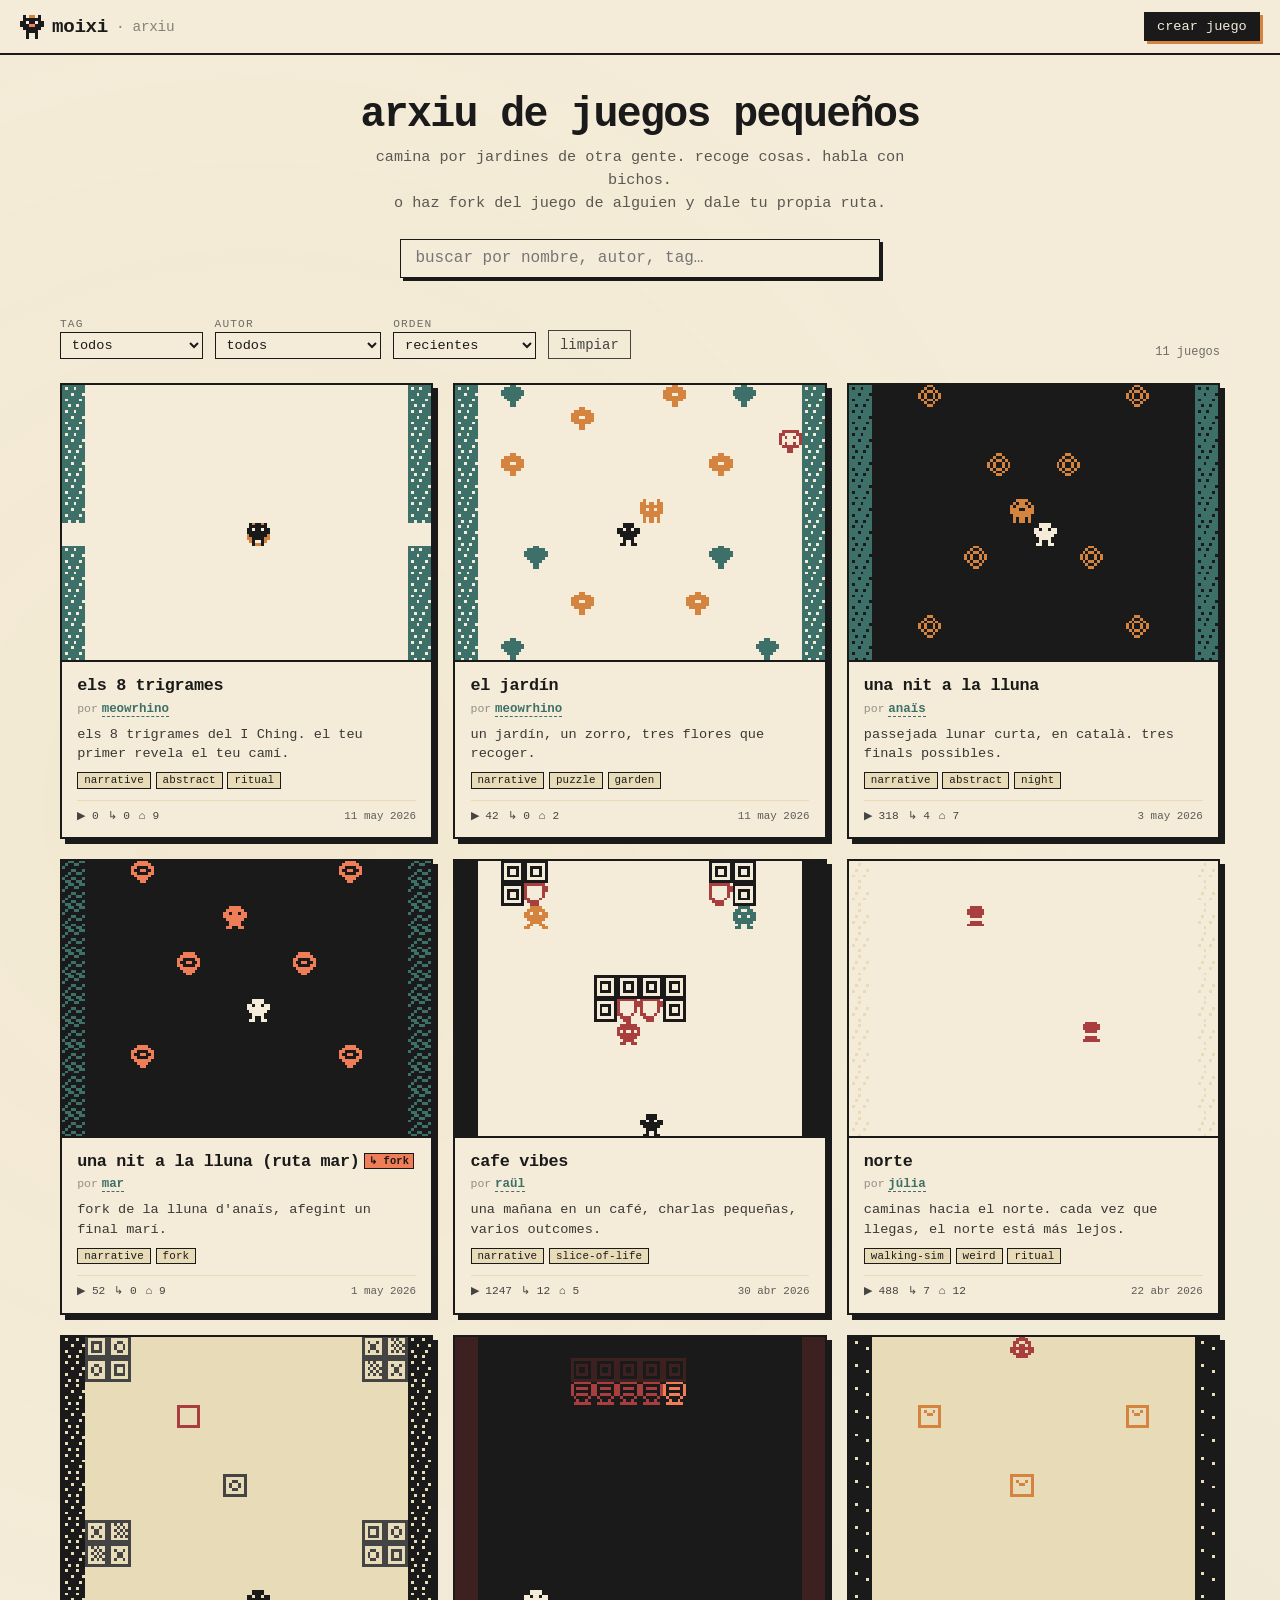
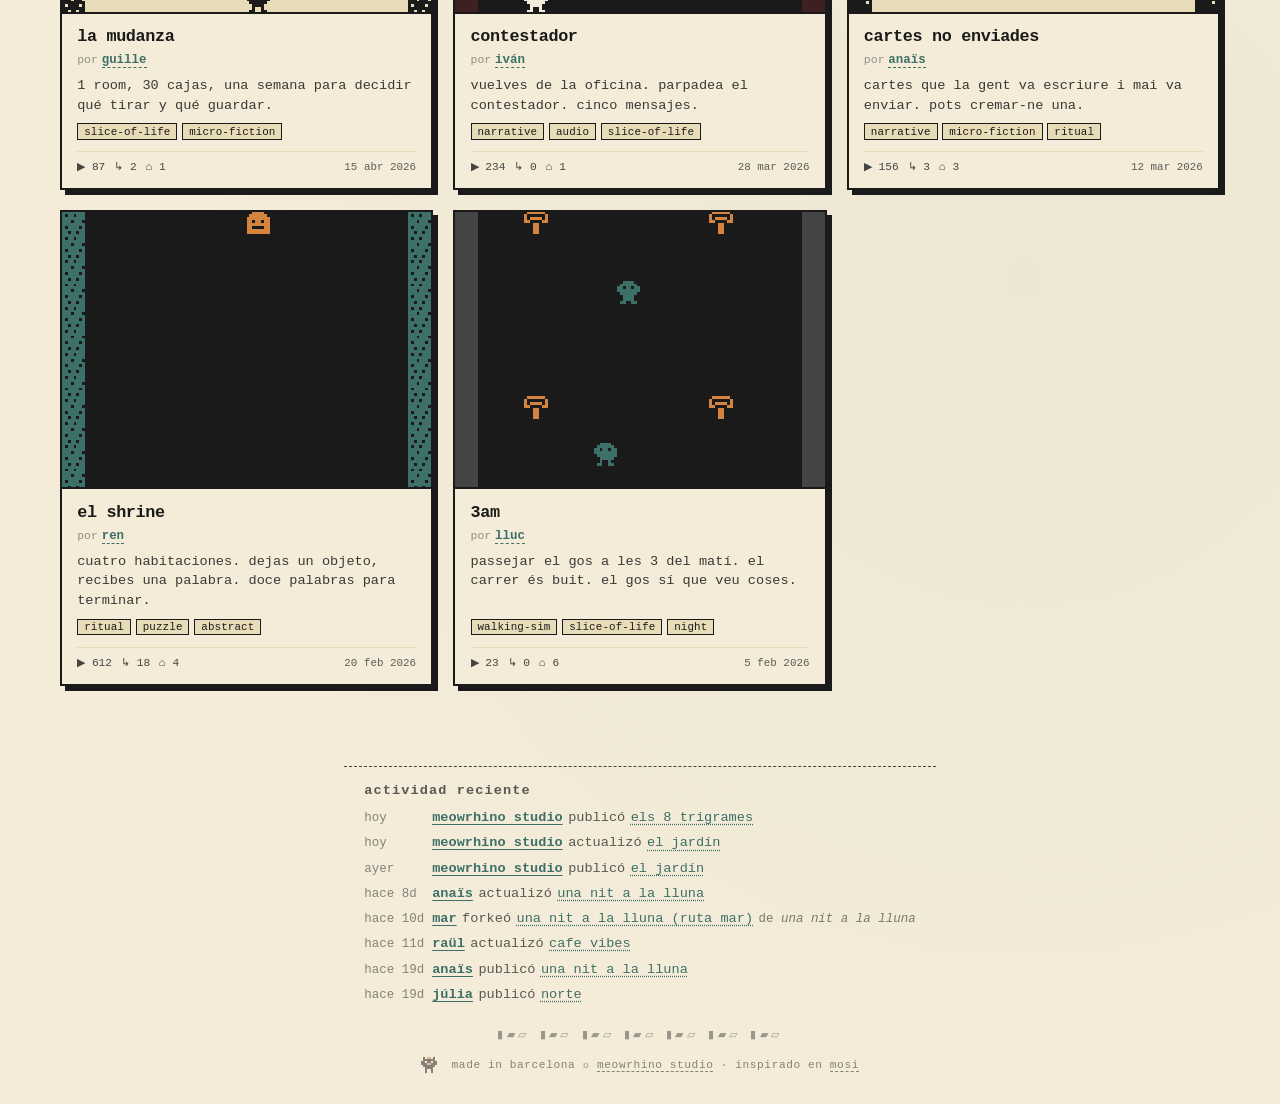
<file: index.html>
<!doctype html>
<html lang="es">
<head>
  <meta charset="utf-8">
  <meta name="viewport" content="width=device-width, initial-scale=1, viewport-fit=cover">
  <title>moixi · arxiu</title>
  <meta name="description" content="arxiu de juegos pequeños hechos con moixi · motor tipo bitsy/mosi en vanilla js · meowrhino studio">
  <link rel="icon" type="image/svg+xml" href="./assets/favicon.svg">
  <link rel="stylesheet" href="./style.css">
</head>
<body class="arxiu">
  <header class="arxiu-nav">
    <a href="./" class="brand">
      <img class="mascot alive" src="./assets/mascot.svg" alt="">
      <span class="brand-name">moixi</span>
      <span class="brand-tag">· arxiu</span>
    </a>
    <nav class="arxiu-actions">
      <a href="./editor.html?new" class="btn-link">crear juego</a>
    </nav>
  </header>

  <section class="arxiu-hero">
    <h1>arxiu de juegos pequeños</h1>
    <p class="lead">camina por jardines de otra gente. recoge cosas. habla con bichos. <br>
    o haz fork del juego de alguien y dale tu propia ruta.</p>
    <div class="searchbar">
      <input type="search" id="search" placeholder="buscar por nombre, autor, tag…" autocomplete="off" />
    </div>
  </section>

  <section class="arxiu-controls">
    <div class="filters">
      <label class="filter">
        <span>tag</span>
        <select id="filter-tag"><option value="">todos</option></select>
      </label>
      <label class="filter">
        <span>autor</span>
        <select id="filter-author"><option value="">todos</option></select>
      </label>
      <label class="filter">
        <span>orden</span>
        <select id="sort">
          <option value="recent">recientes</option>
          <option value="plays">más jugados</option>
          <option value="forks">más forkeados</option>
          <option value="random">random</option>
        </select>
      </label>
      <button id="clear-filters" class="ghost">limpiar</button>
    </div>
    <div class="filter-results" id="filter-results">…</div>
  </section>

  <main class="arxiu-grid" id="grid">
    <div class="loading">cargando…</div>
  </main>

  <aside class="activity-feed" id="activity-feed" aria-label="actividad reciente"></aside>

  <div class="divider-glyphs"></div>
  <footer class="studio-footer">
    <img class="mascot alive" src="./assets/mascot.svg" alt="">
    &nbsp;made in barcelona ☼ <a href="https://meowrhino.neocities.org">meowrhino studio</a> · inspirado en <a href="https://zenzoa.itch.io/mosi">mosi</a>
  </footer>

  <script type="module">
    await import(`./arxiu/landing.js?t=${Date.now()}`);
  </script>
</body>
</html>
</file>
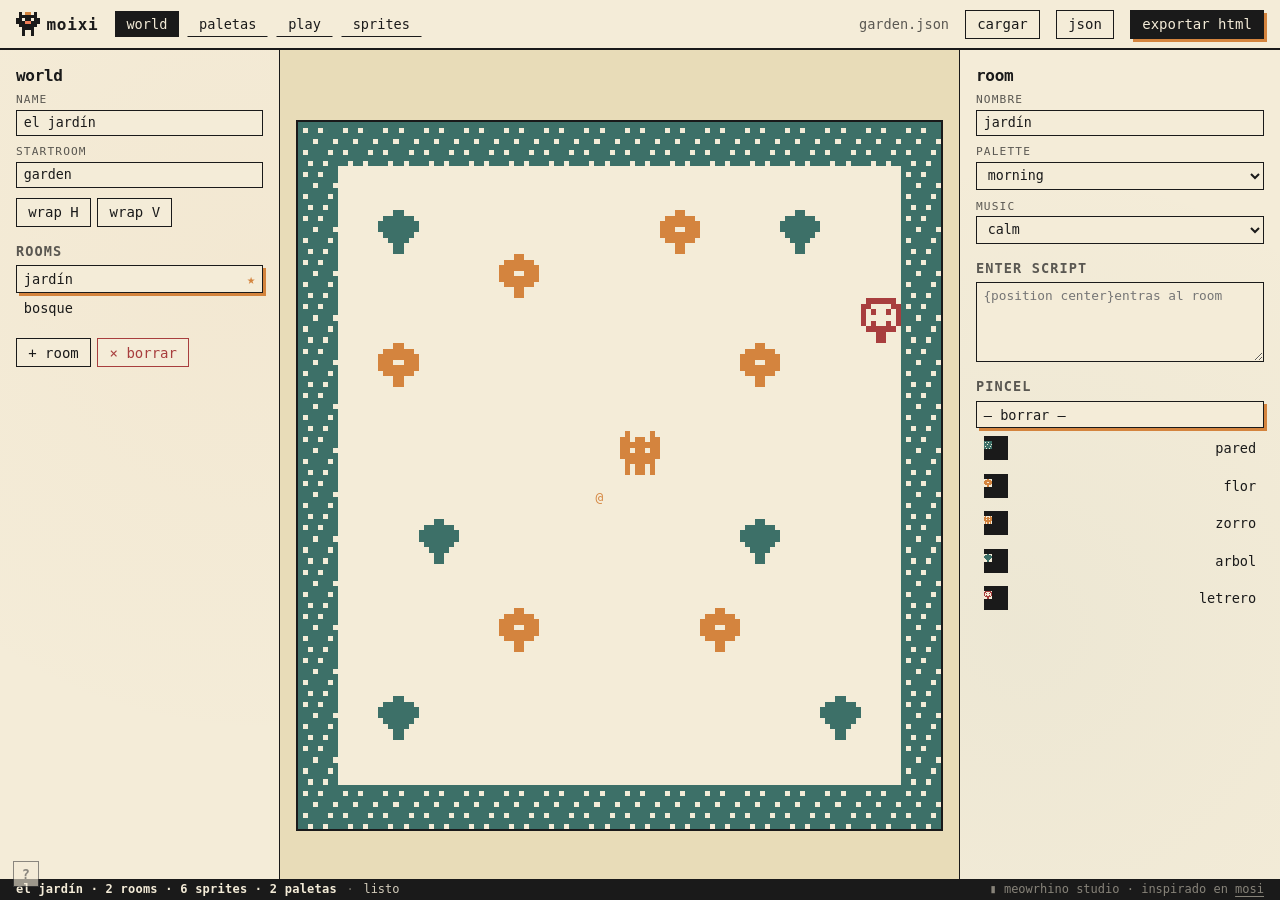
<file: editor.html>
<!doctype html>
<html lang="es">
<head>
  <meta charset="utf-8">
  <meta name="viewport" content="width=device-width, initial-scale=1, viewport-fit=cover">
  <title>moixi · editor</title>
  <meta name="description" content="editor minimal para juegos tipo bitsy/mosi en vanilla js">
  <link rel="icon" type="image/svg+xml" href="./assets/favicon.svg">
  <link rel="stylesheet" href="./style.css">
  <link rel="stylesheet" href="./editor/editor.css">
</head>
<body>
  <noscript>este editor necesita javascript activado.</noscript>
  <script type="module">
    // cache-bust en development: evita servir editor.js cacheado tras cambios.
    await import(`./editor/editor.js?t=${Date.now()}`);
  </script>
</body>
</html>
</file>
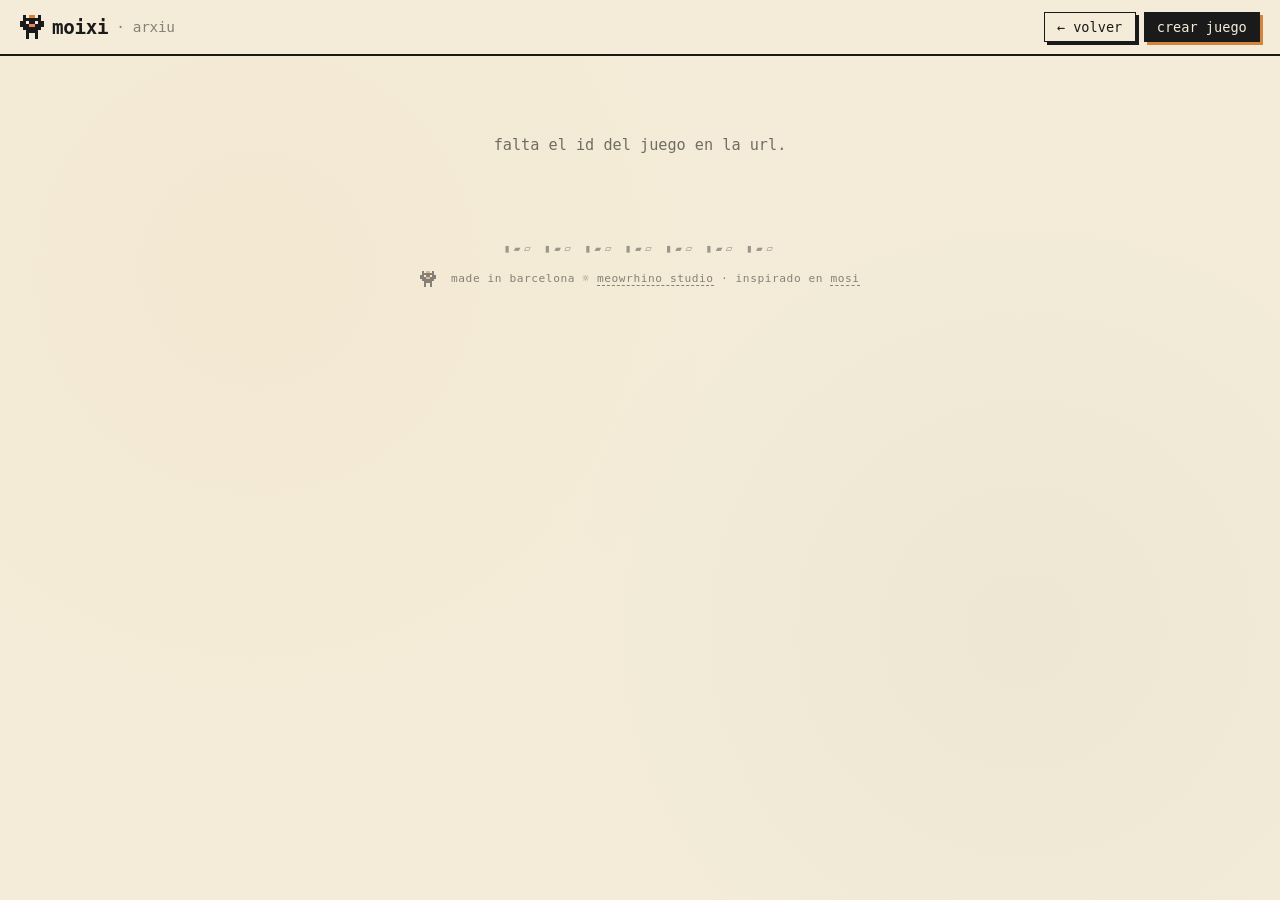
<file: game.html>
<!doctype html>
<html lang="es">
<head>
  <meta charset="utf-8">
  <meta name="viewport" content="width=device-width, initial-scale=1, viewport-fit=cover">
  <title>moixi · juego</title>
  <link rel="icon" type="image/svg+xml" href="./assets/favicon.svg">
  <link rel="stylesheet" href="./style.css">
</head>
<body class="arxiu">
  <header class="arxiu-nav">
    <a href="./" class="brand">
      <img class="mascot alive" src="./assets/mascot.svg" alt="">
      <span class="brand-name">moixi</span>
      <span class="brand-tag">· arxiu</span>
    </a>
    <nav class="arxiu-actions">
      <a href="./" class="btn-link ghost">← volver</a>
      <a href="./editor.html?new" class="btn-link">crear juego</a>
    </nav>
  </header>

  <main class="game-page" id="game-page">
    <div class="loading">cargando…</div>
  </main>

  <div class="divider-glyphs"></div>
  <footer class="studio-footer">
    <img class="mascot alive" src="./assets/mascot.svg" alt="">
    &nbsp;made in barcelona ☼ <a href="https://meowrhino.neocities.org">meowrhino studio</a> · inspirado en <a href="https://zenzoa.itch.io/mosi">mosi</a>
  </footer>

  <script type="module">
    await import(`./arxiu/game.js?t=${Date.now()}`);
  </script>
</body>
</html>
</file>
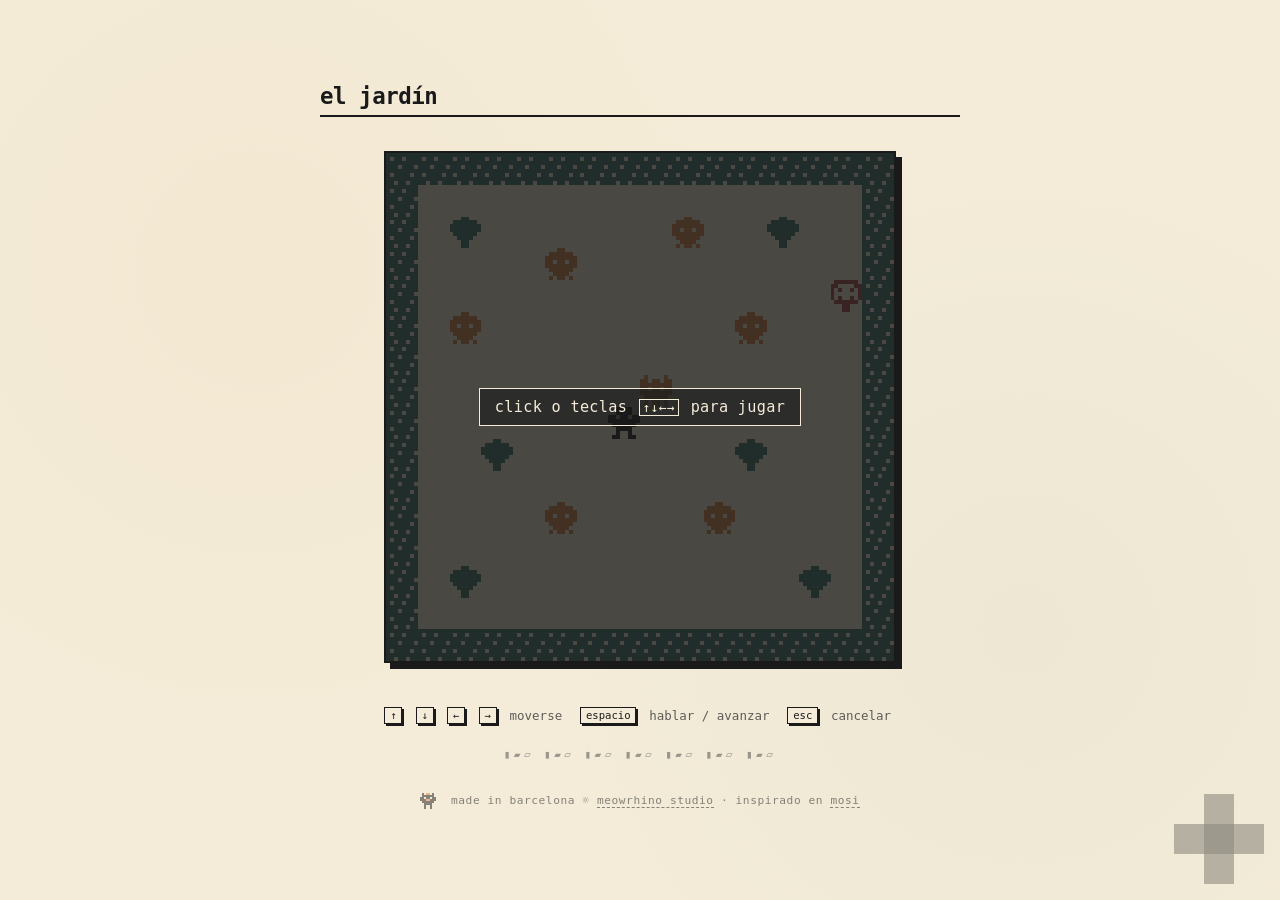
<file: play.html>
<!doctype html>
<html lang="es">
<head>
  <meta charset="utf-8">
  <meta name="viewport" content="width=device-width, initial-scale=1, viewport-fit=cover">
  <title>moixi · player</title>
  <link rel="icon" type="image/svg+xml" href="./assets/favicon.svg">
  <script>
    // Detecta ?embed=1 antes de pintar para evitar flash. Cuando se embebe el player
    // dentro de un iframe (game.html del arxiu) ocultamos el chrome propio.
    if (new URLSearchParams(location.search).has('embed')) {
      document.documentElement.classList.add('embed');
    }
  </script>
  <link rel="stylesheet" href="./style.css">
  <style>
    body {
      display: grid;
      place-items: center;
      min-height: 100vh;
      padding: 2vh;
    }
    .player {
      display: grid;
      gap: 1rem;
      width: min(100%, 640px);
      text-align: center;
    }
    .player header {
      display: flex; justify-content: space-between; align-items: baseline;
      border-bottom: 2px solid var(--ink);
      padding-bottom: 0.4rem;
    }
    .player .credits {
      font-size: 0.75rem;
      opacity: 0.6;
      margin-top: 0.5rem;
    }
    [data-mosi-canvas] {
      width: 100%;
      max-width: 100%;
    }

    /* Modo embed: el player vive dentro de un iframe del arxiu. Se oculta
       todo el chrome (header del juego, hints, divider, footer) y el canvas
       ocupa el alto disponible manteniendo aspecto cuadrado. */
    html.embed, html.embed body {
      background: transparent;
      padding: 0;
      margin: 0;
      min-height: 100dvh;
    }
    html.embed body { display: block; }
    html.embed .player {
      width: 100%;
      max-width: none;
      min-height: 100dvh;
      gap: 0;
      padding: 0;
      display: flex;
      flex-direction: column;
      align-items: center;
      justify-content: center;
    }
    html.embed .player header,
    html.embed .player .control-hints,
    html.embed .player .divider-glyphs,
    html.embed .player .studio-footer,
    html.embed .player .credits {
      display: none;
    }
    html.embed .canvas-wrap {
      margin: 0 auto;
      width: min(100dvh, 100%);
      aspect-ratio: 1 / 1;
      display: flex;
      align-items: center;
      justify-content: center;
    }
    html.embed [data-mosi-canvas] {
      width: 100%;
      height: 100%;
      max-width: 100%;
      max-height: 100%;
      margin: 0;
    }
    /* el anillo ámbar respiratorio queda raro en embed pequeño, lo silenciamos */
    html.embed .canvas-wrap::before { display: none; }
    /* el d-pad táctil sobreescribe el juego dentro del iframe del arxiu;
       el contenedor padre (game.html) montará sus propios controles */
    html.embed [data-mosi-dpad] { display: none !important; }
  </style>
</head>
<body>
  <div class="player">
    <header>
      <h1 id="game-title">cargando…</h1>
    </header>
    <div class="canvas-wrap">
      <canvas data-mosi-canvas></canvas>
      <div class="play-overlay" id="play-overlay" role="button" tabindex="0" aria-label="empezar a jugar">
        <span class="overlay-text">click o teclas <span class="kbd-inline">↑↓←→</span> para jugar</span>
      </div>
    </div>
    <div class="control-hints">
      <kbd>↑</kbd><kbd>↓</kbd><kbd>←</kbd><kbd>→</kbd> <span class="hint-sep">moverse</span>
      <kbd>espacio</kbd> <span class="hint-sep">hablar / avanzar</span>
      <kbd>esc</kbd> <span class="hint-sep">cancelar</span>
    </div>
    <div class="divider-glyphs"></div>
    <footer class="studio-footer">
      <img class="mascot alive" src="./assets/mascot.svg" alt="">
      &nbsp;made in barcelona ☼ <a href="https://meowrhino.neocities.org">meowrhino studio</a> · inspirado en <a href="https://zenzoa.itch.io/mosi">mosi</a>
    </footer>
  </div>

  <script type="module">
    // Imports dinámicos con cache-bust. Evita que el browser sirva módulos viejos
    // tras cambios en el motor durante development. El HTML standalone exportado
    // no usa este path (export.js inline-a todo con blob URLs).
    const t = Date.now();
    const im = (p) => import(`${p}?t=${t}`).then(m => m.default);
    const [
      core, canvasMod, palettes, sprites, camera, lighting, layers, particles, screenshot,
      keyboard, touch, mover,
      walls, interactable, dialog, inventory, world, transitions,
      script, stdlib, vars, audio, save,
    ] = await Promise.all([
      im('./core/index.js'),
      im('./modules/render/canvas.js'),
      im('./modules/render/palettes.js'),
      im('./modules/render/sprites.js'),
      im('./modules/render/camera.js'),
      im('./modules/render/lighting.js'),
      im('./modules/render/layers.js'),
      im('./modules/render/particles.js'),
      im('./modules/render/screenshot.js'),
      im('./modules/input/keyboard.js'),
      im('./modules/input/touch.js'),
      im('./modules/input/mover.js'),
      im('./modules/gameplay/walls.js'),
      im('./modules/gameplay/interactable.js'),
      im('./modules/gameplay/dialog.js'),
      im('./modules/gameplay/inventory.js'),
      im('./modules/gameplay/world.js'),
      im('./modules/gameplay/transitions.js'),
      im('./modules/script/mosi.js'),
      im('./modules/script/stdlib.js'),
      im('./modules/script/vars.js'),
      im('./modules/audio/beeps.js'),
      im('./modules/persistence/save.js'),
    ]);

    const url = new URLSearchParams(location.search).get('game') || './examples/garden.json';
    const gameData = await fetch(url).then(r => r.json());

    document.getElementById('game-title').textContent = gameData.name || 'moixi';
    document.title = `moixi · ${gameData.name || 'player'}`;

    core.load(gameData);

    core
      .use(canvasMod)
      .use(palettes)
      .use(sprites)
      .use(layers)
      .use(camera)
      .use(lighting)
      .use(particles)
      .use(screenshot)
      .use(keyboard)
      .use(touch)
      .use(mover)
      .use(walls)
      .use(interactable)
      .use(script)
      .use(stdlib)
      .use(vars)
      .use(dialog)
      .use(inventory)
      .use(world)
      .use(transitions)
      .use(audio)
      .use(save);

    // Pinta UN frame estático para que el room se vea detrás del overlay,
    // pero sin arrancar el juego: gameStart (introScript) y roomEnter (música)
    // esperan al primer input del jugador.
    {
      const t0 = performance.now();
      for (const ev of ['render:bg', 'render:tiles', 'render:sprites', 'render:fg', 'render:ui', 'render:final']) {
        core.bus.emit(ev, { dt: 0, t: t0 });
      }
    }

    // Overlay "click o teclas para jugar": el primer input arranca de verdad.
    const overlay = document.getElementById('play-overlay');
    let started = false;
    const begin = () => {
      if (started) return;
      started = true;
      overlay?.classList.add('hidden');
      document.querySelector('.canvas-wrap')?.classList.add('playing');
      window.removeEventListener('keydown', begin);
      overlay?.removeEventListener('click', begin);
      core.bus.emit('roomEnter', { roomId: gameData.startRoom });
      core.start();
    };
    window.addEventListener('keydown', begin);
    overlay?.addEventListener('click', begin);
    // el d-pad táctil emite input:* por el bus, no keydown: también debe arrancar
    for (const ev of ['input:up', 'input:down', 'input:left', 'input:right', 'input:action']) {
      core.bus.on(ev, begin);
    }
  </script>
</body>
</html>
</file>
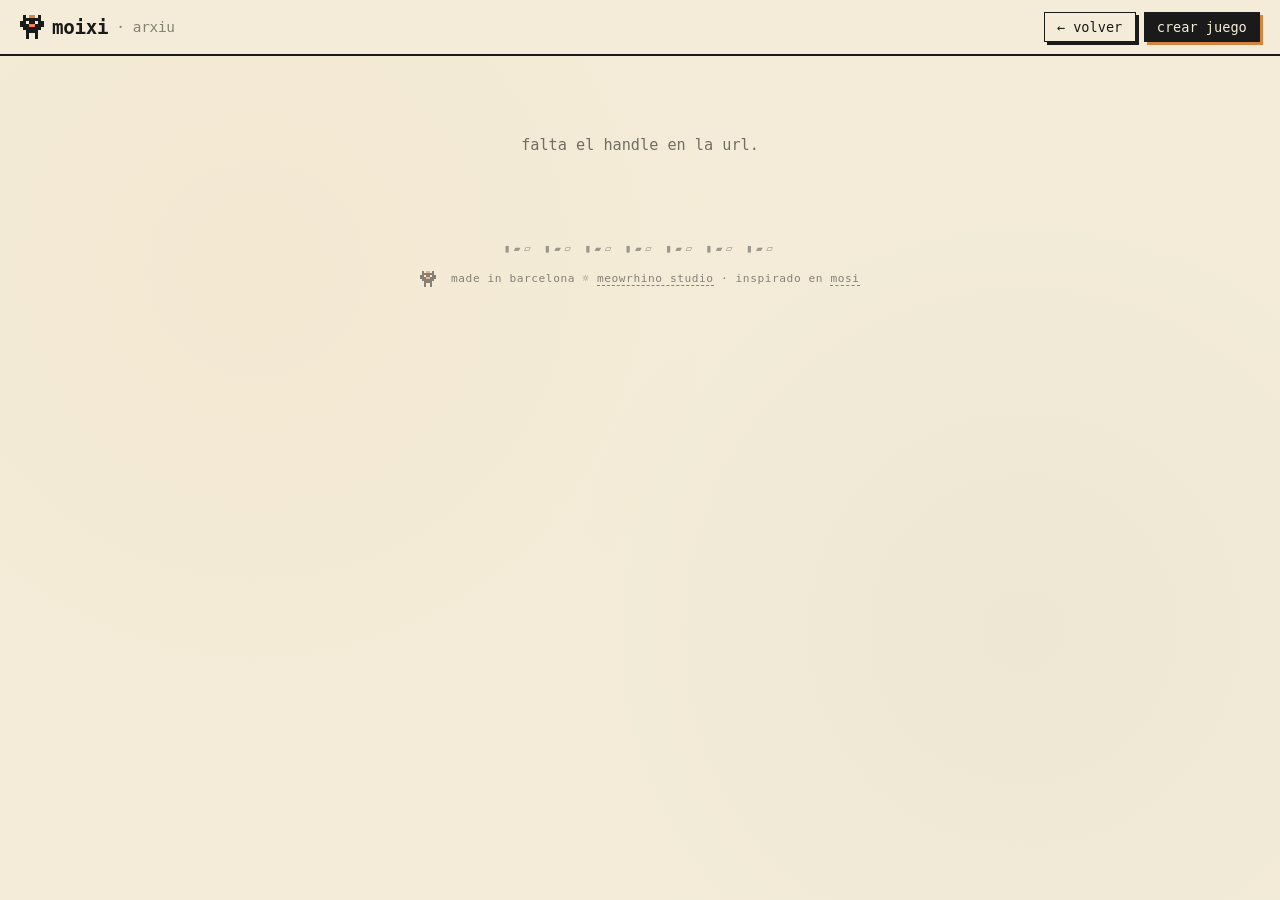
<file: u.html>
<!doctype html>
<html lang="es">
<head>
  <meta charset="utf-8">
  <meta name="viewport" content="width=device-width, initial-scale=1, viewport-fit=cover">
  <title>moixi · perfil</title>
  <link rel="icon" type="image/svg+xml" href="./assets/favicon.svg">
  <link rel="stylesheet" href="./style.css">
</head>
<body class="arxiu">
  <header class="arxiu-nav">
    <a href="./" class="brand">
      <img class="mascot alive" src="./assets/mascot.svg" alt="">
      <span class="brand-name">moixi</span>
      <span class="brand-tag">· arxiu</span>
    </a>
    <nav class="arxiu-actions">
      <a href="./" class="btn-link ghost">← volver</a>
      <a href="./editor.html?new" class="btn-link">crear juego</a>
    </nav>
  </header>

  <main class="profile-page" id="profile-page">
    <div class="loading">cargando…</div>
  </main>

  <div class="divider-glyphs"></div>
  <footer class="studio-footer">
    <img class="mascot alive" src="./assets/mascot.svg" alt="">
    &nbsp;made in barcelona ☼ <a href="https://meowrhino.neocities.org">meowrhino studio</a> · inspirado en <a href="https://zenzoa.itch.io/mosi">mosi</a>
  </footer>

  <script type="module">
    await import(`./arxiu/profile.js?t=${Date.now()}`);
  </script>
</body>
</html>
</file>
<file: style.css>
/* style.css — base compartida.
 * Aesthetic: lo-fi crema/tinta/ámbar, brutalist clean, monoespaciado.
 * Sin border-radius, sin sombras gausianas, sólo desplazamientos sólidos.
 */

:root {
  --paper:    #f4ecd8;
  --ink:      #1a1a1a;
  --amber:    #d4843e;
  --teal:     #3d7068;
  --rust:     #a83e3e;
  --coral:    #ef7d57;
  --paper-2:  #e8dcb8;
  --ink-soft: #444;

  --mono: ui-monospace, "SF Mono", "JetBrains Mono", "Cascadia Code",
          "Fira Code", "Source Code Pro", Menlo, Consolas, monospace;
  --display: var(--mono);
}

/* Mascota inline reutilizable */
.mascot {
  width: 16px;
  height: 16px;
  image-rendering: pixelated;
  vertical-align: middle;
  display: inline-block;
}
.mascot.lg { width: 32px; height: 32px; }
.mascot.xl { width: 64px; height: 64px; }

/* Decoraciones tipográficas */
.divider-glyphs {
  font-family: var(--mono);
  font-size: 0.7rem;
  letter-spacing: 0.3em;
  color: var(--ink-soft);
  opacity: 0.5;
  text-align: center;
  white-space: nowrap;
  overflow: hidden;
  padding: 0.5rem 0;
  user-select: none;
}
.divider-glyphs::before { content: "▮▰▱ ▮▰▱ ▮▰▱ ▮▰▱ ▮▰▱ ▮▰▱ ▮▰▱"; }

/* Easter egg: parpadeo de la mascota */
@keyframes mascot-blink {
  0%, 95%, 100% { opacity: 1; }
  97% { opacity: 0; }
}
.mascot.alive .eye {
  animation: mascot-blink 4s infinite;
}

/* Footer de créditos */
.studio-footer {
  font-size: 0.7rem;
  opacity: 0.5;
  text-align: center;
  padding: 0.5rem;
  letter-spacing: 0.05em;
}
.studio-footer a { color: inherit; text-decoration: none; border-bottom: 1px dashed currentColor; }
.studio-footer a:hover { color: var(--amber); }

* { box-sizing: border-box; }

html, body {
  margin: 0;
  padding: 0;
  font-family: var(--mono);
  background: var(--paper);
  color: var(--ink);
  min-height: 100vh;
  -webkit-font-smoothing: antialiased;
}

body {
  background-image:
    radial-gradient(circle at 20% 30%, rgba(212, 132, 62, 0.04) 0, transparent 40%),
    radial-gradient(circle at 80% 70%, rgba(61, 112, 104, 0.04) 0, transparent 40%);
}

/* Cuando hay canvas del juego en página, centrarlo */
[data-mosi-canvas] {
  display: block;
  margin: 0 auto;
  border: 2px solid var(--ink);
  box-shadow: 6px 6px 0 var(--ink);
  background: var(--ink);
  cursor: pointer;
  transition: box-shadow 0.15s;
}
[data-mosi-canvas]:hover {
  box-shadow: 6px 6px 0 var(--amber);
}

/* Wrapper del canvas: hosting del overlay y de la animación "respiratoria" */
.canvas-wrap {
  position: relative;
  margin: 2vh auto;
  /* ancho real para que el canvas (width:100%) escale de verdad;
     con fit-content colapsaba al tamaño lógico del canvas (128px) */
  width: min(100%, 512px);
}
/* Anillo sutil que respira cuando el juego NO se está jugando (atrayendo a pulsar) */
.canvas-wrap::before {
  content: "";
  position: absolute;
  inset: -8px;
  border: 1.5px solid var(--amber);
  pointer-events: none;
  opacity: 0;
  animation: canvas-breathe 2.2s ease-in-out infinite;
}
.canvas-wrap.playing::before {
  animation: none;
  opacity: 0;
}
@keyframes canvas-breathe {
  0%, 100% { opacity: 0; transform: scale(1); }
  50% { opacity: 0.55; transform: scale(1.01); }
}

/* Overlay "click o teclas para jugar" sobre el canvas */
.play-overlay {
  position: absolute;
  inset: 0;
  display: flex;
  align-items: center;
  justify-content: center;
  background: rgba(26, 26, 26, 0.78);
  color: var(--paper);
  cursor: pointer;
  z-index: 2;
  font-family: var(--mono);
  font-size: 0.95rem;
  letter-spacing: 0.02em;
  text-align: center;
  padding: 1rem;
  user-select: none;
  animation: overlay-pulse 1.6s ease-in-out infinite;
}
.play-overlay.hidden {
  display: none;
}
.play-overlay .overlay-text {
  padding: 0.6em 1em;
  border: 1.5px solid var(--paper);
  background: rgba(26, 26, 26, 0.6);
}
.play-overlay .kbd-inline {
  display: inline-block;
  padding: 0 0.25em;
  border: 1px solid var(--paper);
  margin: 0 0.15em;
  font-size: 0.85em;
}
@keyframes overlay-pulse {
  0%, 100% { opacity: 1; }
  50% { opacity: 0.78; }
}

/* Hints de controles bajo el canvas */
.control-hints {
  display: flex;
  flex-wrap: wrap;
  gap: 0.4em 1em;
  justify-content: center;
  align-items: center;
  padding: 0.6rem 0.4rem 0;
  font-size: 0.78rem;
  color: var(--ink-soft);
}
.control-hints kbd {
  display: inline-block;
  font-family: var(--mono);
  font-size: 0.85em;
  background: var(--paper);
  color: var(--ink);
  border: 1.5px solid var(--ink);
  box-shadow: 2px 2px 0 var(--ink);
  padding: 0.15em 0.45em;
  margin: 0 0.05em;
  min-width: 1em;
  text-align: center;
}
.control-hints .hint-sep {
  margin-right: 0.4em;
  opacity: 0.85;
}

/* Botones genéricos */
button {
  font-family: var(--mono);
  font-size: 0.875rem;
  background: var(--paper);
  color: var(--ink);
  border: 1.5px solid var(--ink);
  padding: 0.4em 0.8em;
  cursor: pointer;
  transition: transform 0.06s, box-shadow 0.06s;
}
button:hover { background: var(--paper-2); }
button:active { transform: translate(2px, 2px); }
button.primary {
  background: var(--ink);
  color: var(--paper);
  box-shadow: 3px 3px 0 var(--amber);
}
button.primary:hover { background: var(--amber); color: var(--ink); }
button.danger { color: var(--rust); border-color: var(--rust); }

/* Inputs */
input, select, textarea {
  font-family: var(--mono);
  background: var(--paper);
  color: var(--ink);
  border: 1.5px solid var(--ink);
  padding: 0.35em 0.5em;
}
input:focus, textarea:focus, select:focus {
  outline: 2px solid var(--amber);
  outline-offset: 1px;
}

/* Detalles tipográficos */
h1, h2, h3 {
  font-family: var(--display);
  letter-spacing: -0.02em;
  margin: 0;
}
h1 { font-size: 1.4rem; font-weight: 700; }
h2 { font-size: 1rem; font-weight: 700; text-transform: lowercase; }
h3 { font-size: 0.85rem; font-weight: 600; opacity: 0.7; text-transform: uppercase; letter-spacing: 0.08em; }

a { color: var(--teal); text-underline-offset: 3px; }
a:hover { color: var(--amber); }

/* Decoración: línea doble al estilo terminal */
.divider-double {
  height: 0;
  border-top: 1px solid var(--ink);
  border-bottom: 1px solid var(--ink);
  margin: 0.5rem 0;
  padding-top: 2px;
}

/* Cursores SVG en zonas creativas del editor.
 * El atributo data-tool en el canvas cambia el cursor (pencil default,
 * bucket / eyedropper se activan en F2 bucket fill + eyedropper). */
.paint-canvas,
.room-grid {
  cursor: url('./assets/cursors/pencil.svg') 0 15, crosshair;
}
.paint-canvas[data-tool="bucket"] {
  cursor: url('./assets/cursors/bucket.svg') 3 15, crosshair;
}
.paint-canvas[data-tool="eyedropper"] {
  cursor: url('./assets/cursors/eyedropper.svg') 1 15, crosshair;
}

/* Botón flotante "?" para mostrar el cheatsheet de atajos */
.shortcut-hint {
  position: fixed;
  bottom: 0.8rem;
  left: 0.8rem;
  width: 26px;
  height: 26px;
  padding: 0;
  font-family: var(--mono);
  font-size: 0.85rem;
  font-weight: 700;
  background: var(--paper);
  color: var(--ink-soft);
  border: 1.5px solid var(--ink-soft);
  cursor: pointer;
  z-index: 40;
  opacity: 0.6;
  transition: opacity 0.12s, color 0.12s, border-color 0.12s;
}
.shortcut-hint:hover {
  opacity: 1;
  color: var(--ink);
  border-color: var(--ink);
}

/* Cheatsheet de atajos */
.cheatsheet {
  position: fixed;
  bottom: 3rem;
  left: 0.8rem;
  background: var(--paper);
  border: 2px solid var(--ink);
  box-shadow: 5px 5px 0 var(--ink);
  padding: 0.9rem 1rem 1rem;
  font-family: var(--mono);
  font-size: 0.78rem;
  z-index: 9999;
  max-width: 320px;
}
.cheatsheet-head {
  display: flex;
  justify-content: space-between;
  align-items: baseline;
  border-bottom: 1.5px solid var(--ink);
  padding-bottom: 0.5em;
  margin-bottom: 0.5em;
}
.cheatsheet-head strong { font-size: 0.85rem; letter-spacing: -0.01em; }
.cheatsheet-close {
  font-family: var(--mono);
  font-size: 1.1rem;
  line-height: 1;
  background: transparent;
  border: none;
  color: var(--ink-soft);
  cursor: pointer;
  padding: 0 0.2em;
}
.cheatsheet-close:hover { color: var(--rust); }
.cheatsheet dl {
  display: grid;
  grid-template-columns: auto 1fr;
  gap: 0.35em 0.8em;
  margin: 0;
}
.cheatsheet dt { margin: 0; }
.cheatsheet dd { margin: 0; opacity: 0.85; line-height: 1.3; }
.cheatsheet kbd {
  display: inline-block;
  font-family: var(--mono);
  font-size: 0.72rem;
  background: var(--paper-2);
  color: var(--ink);
  border: 1px solid var(--ink);
  padding: 0.05em 0.4em;
  white-space: nowrap;
}

/* Overlay drag&drop: aparece al arrastrar un .json sobre el editor */
.drop-overlay {
  position: fixed;
  inset: 0;
  background: rgba(244, 236, 216, 0.92);
  outline: 4px dashed var(--amber);
  outline-offset: -16px;
  display: flex;
  align-items: center;
  justify-content: center;
  font-family: var(--mono);
  font-size: 1.3rem;
  letter-spacing: -0.01em;
  color: var(--ink);
  z-index: 9998;
  pointer-events: none;
  animation: drop-overlay-in 0.12s ease-out;
}
@keyframes drop-overlay-in {
  from { opacity: 0; }
  to { opacity: 1; }
}

/* Splash del editor: 600ms al cargar antes de mostrar la UI */
.splash {
  position: fixed;
  inset: 0;
  display: flex;
  flex-direction: column;
  align-items: center;
  justify-content: center;
  gap: 0.8rem;
  background: var(--paper);
  z-index: 9999;
  pointer-events: none;
  animation: splash-out 0.45s 0.5s forwards;
}
.splash .splash-name {
  font-family: var(--mono);
  font-size: 2.4rem;
  font-weight: 700;
  letter-spacing: -0.04em;
  margin: 0;
}
.splash .splash-tag {
  font-family: var(--mono);
  font-size: 0.85rem;
  letter-spacing: 0.3em;
  text-transform: uppercase;
  opacity: 0.4;
}
.splash .mascot {
  animation: splash-bounce 0.4s ease-out;
}
@keyframes splash-out {
  to { opacity: 0; visibility: hidden; }
}
@keyframes splash-bounce {
  0% { transform: scale(0.6) translateY(-10px); opacity: 0; }
  60% { transform: scale(1.1); opacity: 1; }
  100% { transform: scale(1); }
}

/* ============================================================
   ARXIU — landing, game page, profile.
   ============================================================ */

body.arxiu {
  display: flex;
  flex-direction: column;
  min-height: 100vh;
}

.arxiu-nav {
  display: flex;
  align-items: center;
  justify-content: space-between;
  padding: 0.75rem 1.25rem;
  border-bottom: 2px solid var(--ink);
  background: var(--paper);
  position: sticky;
  top: 0;
  z-index: 10;
}
.arxiu-nav .brand {
  display: flex;
  align-items: center;
  gap: 0.5em;
  text-decoration: none;
  color: var(--ink);
  font-weight: 700;
  letter-spacing: -0.02em;
}
.arxiu-nav .brand-name { font-size: 1.2rem; }
.arxiu-nav .brand-tag { opacity: 0.5; font-weight: 400; font-size: 0.9rem; }
.arxiu-nav .brand:hover .brand-name { color: var(--amber); }
.arxiu-nav .mascot { width: 24px; height: 24px; }

.arxiu-actions { display: flex; gap: 0.5em; align-items: center; }

.btn-link {
  display: inline-block;
  font-family: var(--mono);
  font-size: 0.85rem;
  padding: 0.45em 0.9em;
  background: var(--ink);
  color: var(--paper);
  border: 1.5px solid var(--ink);
  text-decoration: none;
  box-shadow: 3px 3px 0 var(--amber);
  transition: transform 0.06s;
}
.btn-link:hover { background: var(--amber); color: var(--ink); }
.btn-link:active { transform: translate(2px, 2px); box-shadow: 1px 1px 0 var(--amber); }
.btn-link.ghost {
  background: var(--paper);
  color: var(--ink);
  box-shadow: 3px 3px 0 var(--ink);
}
.btn-link.ghost:hover { background: var(--paper-2); }

button.ghost {
  background: transparent;
  border: 1.5px solid var(--ink-soft);
  color: var(--ink-soft);
}
button.ghost:hover { color: var(--ink); border-color: var(--ink); }

/* Hero del arxiu */
.arxiu-hero {
  padding: 4vh 1.25rem 1.5rem;
  max-width: 800px;
  margin: 0 auto;
  text-align: center;
}
.arxiu-hero h1 {
  font-size: clamp(1.6rem, 4vw, 2.6rem);
  margin: 0 0 0.5rem;
  letter-spacing: -0.04em;
}
.arxiu-hero .lead {
  font-size: 0.95rem;
  opacity: 0.7;
  margin: 0 auto 1.5rem;
  max-width: 540px;
  line-height: 1.5;
}
.searchbar input {
  width: 100%;
  max-width: 480px;
  font-size: 1rem;
  padding: 0.6em 0.9em;
  box-shadow: 3px 3px 0 var(--ink);
}

/* Filtros */
.arxiu-controls {
  display: flex;
  flex-wrap: wrap;
  align-items: end;
  justify-content: space-between;
  gap: 0.75rem 1rem;
  padding: 1rem 1.25rem;
  max-width: 1200px;
  margin: 0 auto;
  width: 100%;
}
.filters { display: flex; flex-wrap: wrap; gap: 0.5em 0.75em; align-items: end; }
.filter { display: flex; flex-direction: column; gap: 0.2em; font-size: 0.7rem; }
.filter span {
  text-transform: uppercase;
  letter-spacing: 0.1em;
  opacity: 0.6;
}
.filter select { font-size: 0.85rem; padding: 0.3em 0.5em; }
.filter-results { font-size: 0.75rem; opacity: 0.6; }

/* Grid de juegos */
.arxiu-grid {
  display: grid;
  grid-template-columns: repeat(auto-fill, minmax(280px, 1fr));
  gap: 1.25rem;
  padding: 0.5rem 1.25rem 3rem;
  max-width: 1200px;
  margin: 0 auto;
  width: 100%;
}
.loading, .empty {
  grid-column: 1 / -1;
  padding: 3rem 1rem;
  text-align: center;
  opacity: 0.6;
  font-size: 0.95rem;
}
.empty .ghost { margin-left: 0.5em; font-size: 0.85rem; }

.card {
  display: flex;
  flex-direction: column;
  text-decoration: none;
  color: var(--ink);
  background: var(--paper);
  border: 2px solid var(--ink);
  box-shadow: 5px 5px 0 var(--ink);
  transition: transform 0.08s, box-shadow 0.08s;
  overflow: hidden;
  cursor: pointer;
}
.card:focus-visible { outline: 2px solid var(--amber); outline-offset: 2px; }
.card:hover {
  transform: translate(-2px, -2px);
  box-shadow: 7px 7px 0 var(--amber);
}
.card-thumb {
  aspect-ratio: 4 / 3;
  position: relative;
  border-bottom: 2px solid var(--ink);
  image-rendering: pixelated;
}
.card-body {
  padding: 0.85rem 0.95rem 0.95rem;
  display: flex;
  flex-direction: column;
  gap: 0.5rem;
  flex: 1;
}
.card-title {
  font-size: 1.05rem;
  font-weight: 700;
  letter-spacing: -0.02em;
  line-height: 1.2;
}
.card-byline {
  font-size: 0.78rem;
  color: var(--ink);
  display: flex;
  align-items: baseline;
  gap: 0.3em;
  margin-top: -0.15rem;
}
.card-byline .by {
  color: var(--ink-soft);
  opacity: 0.55;
  font-size: 0.72rem;
}
.author-link {
  color: var(--teal);
  text-decoration: none;
  border-bottom: 1px dashed currentColor;
  font-weight: 600;
}
.author-link:hover { color: var(--amber); }
.card-summary {
  font-size: 0.85rem;
  opacity: 0.85;
  margin: 0;
  line-height: 1.45;
  flex: 1;
}
.card-tags { display: flex; flex-wrap: wrap; gap: 0.3em; }
.tag {
  font-family: var(--mono);
  font-size: 0.68rem;
  padding: 0.12em 0.55em;
  background: var(--paper-2);
  border: 1px solid var(--ink);
  color: var(--ink);
  text-decoration: none;
  letter-spacing: 0.01em;
}
.tag:hover { background: var(--amber); }
.card-stats {
  display: flex;
  align-items: baseline;
  gap: 0.8em;
  font-size: 0.7rem;
  color: var(--ink-soft);
  margin-top: 0.2rem;
  padding-top: 0.5rem;
  border-top: 1px solid var(--paper-2);
  font-variant-numeric: tabular-nums;
}
.card-stats .card-date {
  margin-left: auto;
  opacity: 0.85;
  font-size: 0.68rem;
}
.fork-badge {
  display: inline-block;
  font-size: 0.65rem;
  padding: 0.05em 0.4em;
  background: var(--coral);
  color: var(--ink);
  border: 1px solid var(--ink);
  margin-left: 0.4em;
  vertical-align: middle;
  letter-spacing: 0.02em;
}

/* ============================================================
   GAME PAGE
   ============================================================ */
.game-page {
  max-width: 1200px;
  width: 100%;
  margin: 0 auto;
  padding: 2rem 1.25rem;
}
.game-hero h1 {
  font-size: clamp(1.6rem, 3.5vw, 2.4rem);
  margin: 0;
  letter-spacing: -0.03em;
}
.game-byline { font-size: 0.9rem; opacity: 0.7; margin-top: 0.3em; }
.fork-of { font-size: 0.85rem; opacity: 0.7; margin-top: 0.3em; }

.game-layout {
  display: grid;
  grid-template-columns: minmax(0, 1fr) 280px;
  gap: 1.5rem;
  margin-top: 1.5rem;
}
@media (max-width: 720px) {
  .game-layout { grid-template-columns: 1fr; }
}
.game-canvas {
  border: 2px solid var(--ink);
  box-shadow: 6px 6px 0 var(--ink);
  overflow: hidden;
  background: var(--ink);
  aspect-ratio: 1 / 1;
  max-height: 80dvh;
  padding: 8px;
  box-sizing: border-box;
}

/* Activity feed (landing) */
.activity-feed {
  max-width: 1200px;
  margin: 2rem auto 0;
  padding: 1rem 1.25rem;
  border-top: 1.5px dashed var(--ink-soft);
}
.feed-heading {
  font-size: 0.85rem;
  text-transform: lowercase;
  letter-spacing: 0.08em;
  margin-bottom: 0.6rem;
  opacity: 0.7;
}
.feed-list {
  list-style: none;
  padding: 0;
  margin: 0;
  display: grid;
  gap: 0.3rem;
}
.feed-item {
  font-family: var(--mono);
  font-size: 0.85rem;
  display: flex;
  flex-wrap: wrap;
  gap: 0.4em;
  align-items: baseline;
  padding: 0.2em 0;
}
.feed-when {
  opacity: 0.5;
  font-size: 0.78rem;
  min-width: 5em;
}
.feed-actor {
  font-weight: 600;
}
.feed-action {
  opacity: 0.7;
}
.feed-target {
  text-decoration: underline;
  text-decoration-style: dotted;
  text-underline-offset: 3px;
}
.feed-from {
  opacity: 0.55;
  font-size: 0.78rem;
}
.feed-from span {
  font-style: italic;
}
.game-iframe { width: 100%; height: 100%; border: 0; display: block; background: transparent; }
.game-placeholder { width: 100%; height: 100%; display: flex; align-items: center; justify-content: center; }
.placeholder-text {
  background: rgba(26,26,26,0.7);
  color: var(--paper);
  padding: 0.8em 1.2em;
  text-align: center;
  display: grid;
  gap: 0.3em;
}
.placeholder-text strong { font-size: 1.2rem; letter-spacing: -0.02em; }
.placeholder-text span { font-size: 0.7rem; opacity: 0.7; letter-spacing: 0.05em; }

.game-sidebar { display: flex; flex-direction: column; gap: 1rem; }
.sidebar-block {
  border: 1.5px solid var(--ink);
  background: var(--paper);
  padding: 0.8rem 0.9rem;
}
.sidebar-block h3 {
  font-size: 0.7rem;
  text-transform: uppercase;
  letter-spacing: 0.1em;
  opacity: 0.6;
  margin: 0 0 0.5em;
}
.sidebar-block .game-summary { margin: 0; font-size: 0.9rem; line-height: 1.5; }
.meta-row {
  display: flex;
  justify-content: space-between;
  padding: 0.25em 0;
  font-size: 0.8rem;
  border-bottom: 1px solid var(--paper-2);
}
.meta-row:last-child { border-bottom: 0; }
.meta-k { opacity: 0.6; text-transform: uppercase; letter-spacing: 0.05em; font-size: 0.7rem; }
.meta-v { font-variant-numeric: tabular-nums; }
.features { font-size: 0.7rem; line-height: 1.6; }
.features code {
  background: var(--paper-2);
  padding: 0.05em 0.4em;
  border: 1px solid var(--ink-soft);
  font-size: 0.75rem;
}
.sidebar-block.actions { display: flex; flex-direction: column; gap: 0.4em; }
.sidebar-block.actions button { width: 100%; }
.fork-list { list-style: none; padding: 0; margin: 0; font-size: 0.85rem; display: grid; gap: 0.4em; }
.fork-list a { color: var(--teal); text-decoration: none; border-bottom: 1px dashed currentColor; }
.fork-list a:hover { color: var(--amber); }

/* ============================================================
   PROFILE PAGE
   ============================================================ */
.profile-page {
  max-width: 1200px;
  width: 100%;
  margin: 0 auto;
  padding: 2rem 1.25rem;
}
.profile-hero {
  display: flex;
  gap: 1.5rem;
  align-items: flex-start;
  padding-bottom: 1.5rem;
  border-bottom: 2px solid var(--ink);
  margin-bottom: 1.5rem;
}
.profile-hero .mascot { width: 64px; height: 64px; flex-shrink: 0; }
.profile-hero-info h1 { font-size: 1.6rem; margin: 0; letter-spacing: -0.03em; }
.profile-handle { opacity: 0.5; font-size: 0.9rem; margin-top: 0.1em; }
.profile-bio { font-size: 0.95rem; margin: 0.6rem 0; max-width: 480px; }
.profile-url { font-size: 0.85rem; }
.profile-stats { display: flex; flex-wrap: wrap; gap: 0.3em; font-size: 0.8rem; opacity: 0.7; margin-top: 0.6em; }

.profile-games h2 {
  font-size: 0.85rem;
  text-transform: uppercase;
  letter-spacing: 0.1em;
  opacity: 0.6;
  margin: 0 0 0.8em;
}
.profile-game-grid {
  display: grid;
  grid-template-columns: repeat(auto-fill, minmax(220px, 1fr));
  gap: 1rem;
}
.profile-game {
  display: flex;
  flex-direction: column;
  text-decoration: none;
  color: var(--ink);
  border: 1.5px solid var(--ink);
  background: var(--paper);
  box-shadow: 3px 3px 0 var(--ink);
  transition: transform 0.06s, box-shadow 0.06s;
}
.profile-game:hover { transform: translate(-1px, -1px); box-shadow: 4px 4px 0 var(--amber); }
.profile-game-thumb { aspect-ratio: 4 / 3; border-bottom: 1.5px solid var(--ink); }
.profile-game-body { padding: 0.6rem 0.7rem; }
.profile-game-title { font-weight: 700; font-size: 0.95rem; }
.profile-game-meta { font-size: 0.7rem; opacity: 0.6; margin-top: 0.2em; }

/* Pixel border (uso decorativo) */
.pixel-border {
  border: none;
  outline: 2px solid var(--ink);
  outline-offset: -2px;
  background:
    linear-gradient(var(--ink), var(--ink)) top left/2px 2px no-repeat,
    linear-gradient(var(--ink), var(--ink)) top right/2px 2px no-repeat,
    linear-gradient(var(--ink), var(--ink)) bottom left/2px 2px no-repeat,
    linear-gradient(var(--ink), var(--ink)) bottom right/2px 2px no-repeat;
}
</file>
<file: editor/editor.css>
/* editor/editor.css — estilos específicos del editor */

body {
  display: grid;
  grid-template-rows: auto 1fr;
  height: 100vh;
  overflow: hidden;
}

.toolbar {
  display: flex;
  align-items: center;
  gap: 1rem;
  padding: 0.6rem 1rem;
  border-bottom: 2px solid var(--ink);
  background: var(--paper);
  flex-wrap: wrap;
}
.toolbar .brand {
  font-weight: 700;
  letter-spacing: 0.05em;
  display: inline-flex;
  align-items: center;
  gap: 0.4rem;
}
.toolbar .brand .mascot {
  width: 24px;
  height: 24px;
}
.toolbar .spacer { flex: 1; }
.toolbar .file-name {
  font-size: 0.85rem;
  opacity: 0.7;
}

.tabs {
  display: flex;
  gap: 0.5rem;
}
.tab {
  background: transparent;
  border: 1.5px solid transparent;
  border-bottom: 1.5px solid var(--ink);
  padding: 0.3em 0.8em;
  cursor: pointer;
  font-family: var(--mono);
  font-size: 0.85rem;
  text-transform: lowercase;
}
.tab.active {
  background: var(--ink);
  color: var(--paper);
  border-color: var(--ink);
}

/* Focus visible: outline ámbar consistente en todo el editor.
 * Solo afecta navegación por teclado (no por mouse) gracias a :focus-visible. */
:focus-visible {
  outline: 2px solid var(--amber);
  outline-offset: 2px;
}
button:focus-visible { outline-offset: 1px; }
.tab:focus-visible { outline-offset: -3px; }
.list-item:focus-visible,
.frame:focus-visible,
.color-swatch:focus-visible {
  outline-offset: 1px;
}
.room-cell:focus-visible { outline-offset: -2px; z-index: 1; }

.workspace {
  display: grid;
  grid-template-columns: 280px 1fr 320px;
  gap: 0;
  overflow: hidden;
}
.panel {
  overflow: auto;
  padding: 1rem;
  border-right: 1px solid var(--ink);
}
.panel:last-child { border-right: none; }
.panel.center {
  background: var(--paper-2);
  display: grid;
  place-items: center;
}

.panel h2 { margin-bottom: 0.5rem; }
.panel h3 { margin-top: 1rem; margin-bottom: 0.4rem; }

.list {
  display: grid;
  gap: 2px;
  margin-bottom: 1rem;
}
.list-item {
  display: flex;
  justify-content: space-between;
  align-items: center;
  gap: 0.5rem;
  padding: 0.35em 0.5em;
  border: 1.5px solid transparent;
  cursor: pointer;
  font-size: 0.85rem;
}
.list-item:hover { background: var(--paper-2); }
.list-item.active {
  border-color: var(--ink);
  background: var(--paper);
  box-shadow: 3px 3px 0 var(--amber);
}
.list-item .preview {
  width: 24px; height: 24px;
  background: var(--ink);
  image-rendering: pixelated;
}

.actions {
  display: flex;
  gap: 0.4rem;
  flex-wrap: wrap;
  margin: 0.5rem 0;
}

/* Pixel paint editor */
.paint {
  display: grid;
  gap: 0.5rem;
  width: 100%;
}
.paint canvas {
  width: 100%;
  max-width: 280px;
  aspect-ratio: 1;
  image-rendering: pixelated;
  border: 2px solid var(--ink);
  cursor: crosshair;
  touch-action: none;
}
.paint .frames {
  display: flex; gap: 4px; flex-wrap: wrap;
}
.paint .frame {
  width: 40px; height: 40px;
  border: 1.5px solid var(--ink);
  image-rendering: pixelated;
  cursor: pointer;
}
.paint .frame.active {
  outline: 2px solid var(--amber);
  outline-offset: 2px;
}

.tool-indicator {
  font-size: 0.7rem;
  color: var(--ink-soft);
  text-transform: uppercase;
  letter-spacing: 0.1em;
  margin-top: 0.3rem;
  text-align: center;
}

.color-row {
  display: flex; gap: 4px; flex-wrap: wrap; margin-top: 0.4rem;
}

/* Sprite editor: selector de paleta para preview (no muta el sprite) */
.preview-palette {
  display: flex; gap: 0.4rem; flex-wrap: wrap;
  align-items: center;
  margin-top: 0.6rem;
  padding: 0.4rem 0;
  border-top: 1px dashed var(--ink-soft);
}
.preview-palette .label {
  opacity: 0.5;
  text-transform: uppercase;
  letter-spacing: 0.1em;
  font-size: 0.65rem;
}
.palette-btn {
  display: inline-flex; align-items: center; gap: 0.35rem;
  padding: 0.2em 0.4em;
  border: 1.5px solid transparent;
  background: var(--paper);
  cursor: pointer;
  font-family: var(--mono);
  font-size: 0.7rem;
}
.palette-btn:hover { border-color: var(--ink-soft); }
.palette-btn.active {
  border-color: var(--ink);
  box-shadow: 2px 2px 0 var(--amber);
  background: var(--paper);
}
.palette-mini {
  display: flex;
  border: 1px solid var(--ink-soft);
}
.palette-mini-color {
  width: 8px; height: 14px;
}
.palette-name {
  font-size: 0.72rem;
}
.color-swatch {
  width: 28px; height: 28px;
  border: 1.5px solid var(--ink);
  cursor: pointer;
  position: relative;
}
.color-swatch.active::after {
  content: "▮";
  position: absolute; bottom: -2px; left: 50%;
  transform: translate(-50%, 0);
  color: var(--amber);
  font-size: 0.6rem;
  text-shadow: 0 0 2px var(--ink);
}

/* Room editor (grid) */
.room-grid {
  display: grid;
  gap: 0;
  border: 2px solid var(--ink);
  background: var(--ink);
  width: min(80vh, 100%);
  aspect-ratio: 1;
  user-select: none;
  touch-action: none;
}
.room-cell {
  background: var(--paper);
  cursor: pointer;
  position: relative;
}
.room-cell canvas {
  width: 100%; height: 100%;
  image-rendering: pixelated;
}
.room-cell.avatar-here::after {
  content: "@";
  position: absolute;
  inset: 0;
  display: grid; place-items: center;
  color: var(--amber);
  font-size: 0.8rem;
  pointer-events: none;
}

/* Field rows */
.field {
  display: grid;
  gap: 0.2rem;
  margin-bottom: 0.6rem;
}
.field label {
  font-size: 0.7rem;
  opacity: 0.7;
  text-transform: uppercase;
  letter-spacing: 0.1em;
}
.field input, .field select, .field textarea {
  width: 100%;
}
.field textarea {
  font-size: 0.8rem;
  min-height: 80px;
  resize: vertical;
}

/* Toggle buttons */
.toggle {
  display: inline-flex; gap: 4px;
}
.toggle button[aria-pressed="true"] {
  background: var(--ink);
  color: var(--paper);
}

/* Empty state */
.empty {
  opacity: 0.5;
  font-style: italic;
  text-align: center;
  padding: 2rem 0;
  font-size: 0.85rem;
}

/* Empty con CTA: en vez de un mensaje pasivo, invita a una acción concreta. */
.empty-cta {
  display: grid;
  place-items: center;
  gap: 0.8rem;
  padding: 3rem 1rem;
  border: 1.5px dashed var(--ink-soft);
  background: var(--paper);
  margin: 1rem 0;
  text-align: center;
}
.empty-cta p {
  margin: 0;
  font-size: 0.95rem;
  opacity: 0.7;
}
.empty-cta button {
  font-size: 0.95rem;
  padding: 0.5em 1em;
}

/* Status bar */
.statusbar {
  position: fixed;
  bottom: 0; left: 0; right: 0;
  background: var(--ink);
  color: var(--paper);
  font-size: 0.75rem;
  padding: 0.3em 1rem;
  font-family: var(--mono);
  display: flex; gap: 0.6rem;
  align-items: baseline;
}
#status-info {
  font-weight: 600;
  letter-spacing: 0.02em;
}
.status-sep {
  opacity: 0.4;
}
#status-msg {
  opacity: 0.85;
}
#status-dirty:not(:empty) {
  color: var(--amber);
}

/* Responsive — tablet y móvil */
@media (max-width: 900px) {
  body { height: auto; overflow: auto; }
  .workspace {
    grid-template-columns: 1fr;
    grid-template-rows: auto auto auto;
    overflow: visible;
  }
  .panel {
    border-right: none;
    border-bottom: 2px solid var(--ink);
    max-height: none;
    overflow: visible;
    padding: 0.8rem;
  }
  .panel:last-child { border-bottom: none; }
  /* Center primero: paint/grid es lo principal en móvil */
  .panel.center { order: -1; place-items: stretch; }
  .paint { justify-self: center; max-width: 100%; }
  .paint canvas { max-width: 100%; }
  .room-grid { width: min(92vw, 480px); }
  /* tira de tabs scrolleable si caben muchos */
  .tabs { overflow-x: auto; flex-shrink: 0; }
  /* status bar más compacto y NO fixed (rompe scroll en móvil con teclado abierto) */
  .statusbar { position: static; font-size: 0.7rem; padding: 0.3em 0.6rem; }
  body { padding-bottom: 0; }
}

@media (max-width: 480px) {
  .toolbar {
    padding: 0.5rem;
    gap: 0.4rem;
    flex-wrap: wrap;
  }
  .toolbar .file-name { display: none; }
  .toolbar .spacer { display: none; }
  .toolbar button { font-size: 0.75rem; padding: 0.3em 0.5em; }
  .tab { font-size: 0.78rem; padding: 0.25em 0.6em; }
  .panel { padding: 0.6rem; }
  .panel.center { padding: 0.6rem 0.3rem; }
  .paint canvas { width: 100%; max-width: 100%; }
  /* Listas y items más altos para tocar con dedo */
  .list-item { padding: 0.5em 0.6em; min-height: 36px; }
  .frame { width: 48px !important; height: 48px !important; }
  .color-swatch { width: 36px !important; height: 36px !important; }
  /* Brand sin texto largo */
  .toolbar .brand .brand-text { display: none; }
}
</file>
